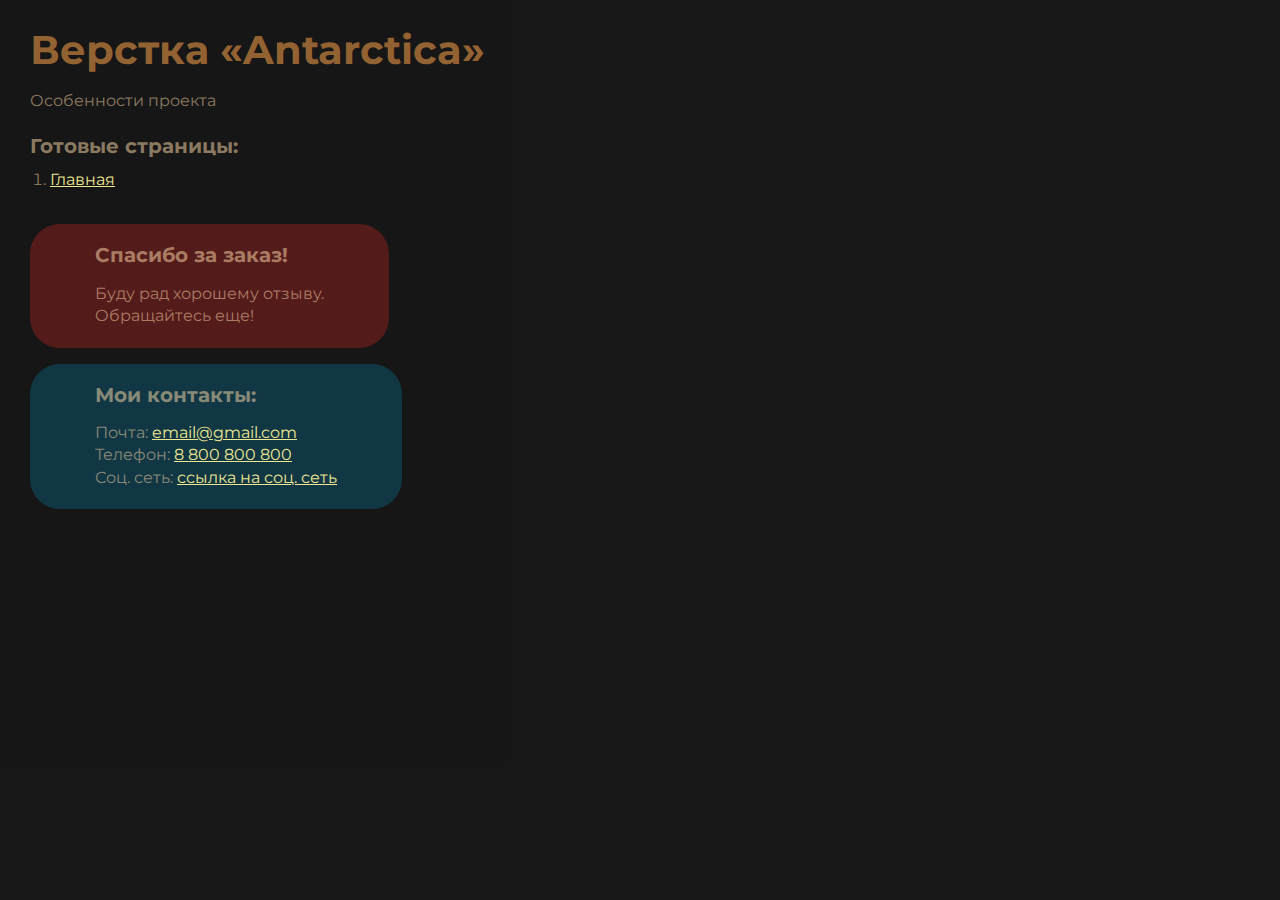
<file: index.html>
<!DOCTYPE html>
<html>

<head>
	<meta charset="UTF-8">
	<meta name="viewport" content="width=device-width, initial-scale=1.0">
	<title>Верстка «Antarctica»</title>
</head>

<body>
	<div class="rootpage">
		<h1>Верстка «Antarctica»</h1>
		<div class="rootpage__info">
			Особенности проекта
		</div>
		<h2>Готовые страницы:</h2>
		<ol class="rootpage__list">
			<li><a target="_blank" href="home.html">Главная</a></li>
		</ol>
		<div class="rootpage__tnx">
			<h2>Спасибо за заказ!</h2>
			<p>Буду рад хорошему отзыву.</p>
			<p>Обращайтесь еще!</p>
		</div>
		<div class="rootpage__contacts">
			<h2>Мои контакты:</h2>
			<p>Почта: <a href="mailto:email@gmail.com">email@gmail.com</a></p>
			<p>Телефон: <a href="tel:8800800800">8 800 800 800</a></p>
			<p>Соц. сеть: <a href="">ссылка на соц. сеть</a></p>
		</div>
	</div>
</body>
<style>
	@charset "UTF-8";
	@import url("https://fonts.googleapis.com/css?family=Montserrat:regular,700&display=swap");

	*,
	*::before,
	*::after {
		padding: 0px;
		margin: 0px;
		border: 0px;
		box-sizing: border-box;
	}

	html,
	body {
		height: 100%;
		margin: 0;
		padding: 0;
		min-width: 320px;
		width: 100%;
		color: rgba(255, 222, 173, 0.5);
		background-color: rgba(0, 0, 0, 0.7);
	}

	body {
		font-family: Montserrat;
		font-size: 100%;
		line-height: 1;
		font-size: 1rem;
	}

	a {
		text-decoration: underline;
		color: #ebe691
	}

	a:visited {
		text-decoration: underline;
		color: #aaa768;
	}

	a:hover {
		text-decoration: none;
	}

	ul li {
		list-style: none;
	}

	img {
		vertical-align: top;
	}

	.wrapper {
		width: 100%;
		min-height: 100%;
		overflow: hidden;
	}

	.rootpage {
		padding: 30px;
		display: flex;
		flex-direction: column;
		align-items: flex-start;
	}

	@media (max-width: 767px) {
		.rootpage {
			padding: 30px 15px;
		}
	}

	h1 {
		color: rgba(205, 133, 63, 0.7);
		font-size: 2.5rem;
		margin: 0px 0px 1.25rem 0px;
	}

	@media (max-width: 767px) {
		h1 {
			font-size: 1.85rem;
			margin: 0px 0px 1.25rem 0px;
		}
	}

	h2 {
		/* color: #ebe691; */
		font-size: 1.25rem;
		margin: 0px 0px 1rem 0px;
	}

	@media (max-width: 767px) {
		h2 {
			font-size: 1.125rem;
			margin: 0px 0px 1rem 0px;
		}
	}

	.rootpage__info {
		line-height: 140%;
		margin: 0px 0px 1.5rem 0px;
	}

	.rootpage__list {
		margin: 0px 0px 2.25rem 1.25rem;
	}

	.rootpage__list li:not(:last-child) {
		margin: 0px 0px 15px 0px;
	}

	.rootpage__contacts,
	.rootpage__tnx {
		border-radius: 30px;
		padding: 20px 65px;
		line-height: 140%;
	}

	@media (max-width: 767px) {

		.rootpage__contacts,
		.rootpage__tnx {
			border-radius: 40px;
			padding: 20px;
		}
	}

	.rootpage__contacts {
		background: rgba(0, 191, 255, 0.2);

	}

	.rootpage__contacts a {
		color: #ebe691;
	}

	.rootpage__tnx {
		background: rgba(178, 34, 34, 0.4);

		/* background: #c22d63; */
		margin: 0px 0px 1rem 0px;
	}
</style>

</html>
</file>
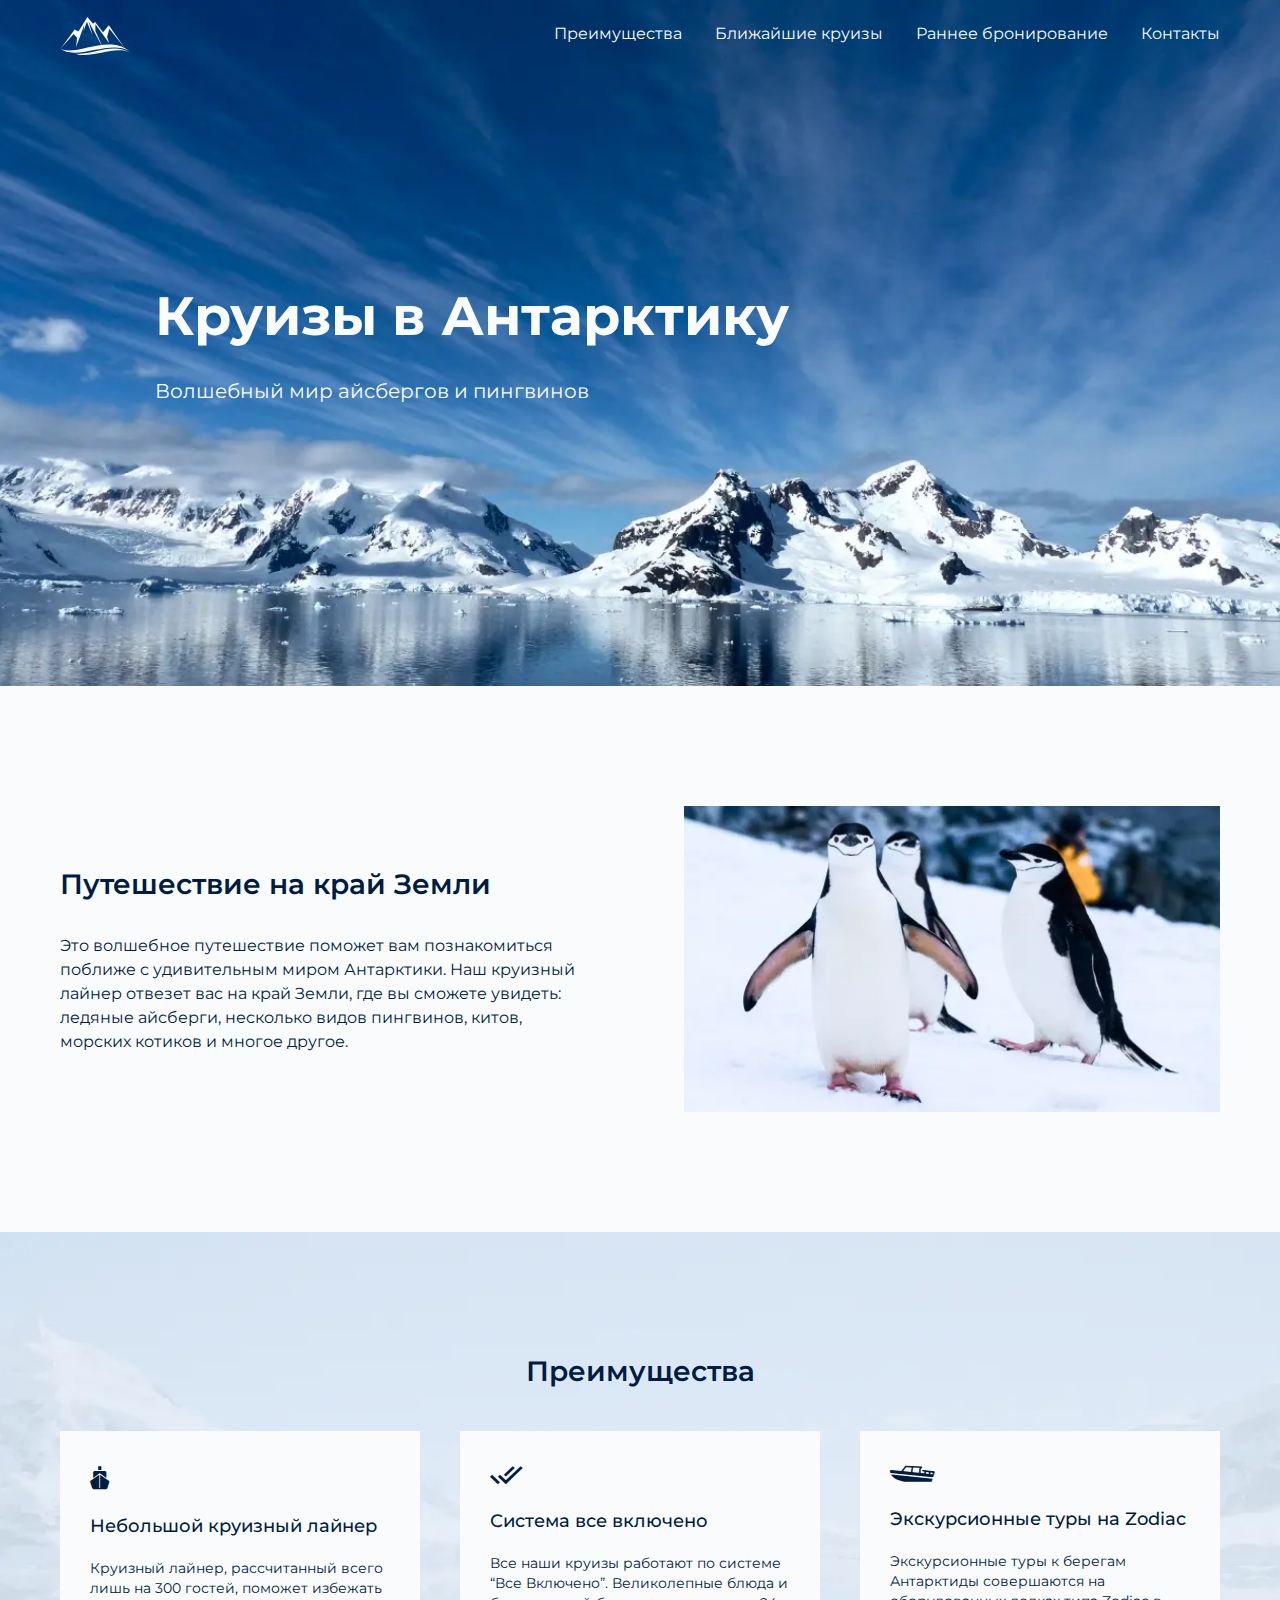
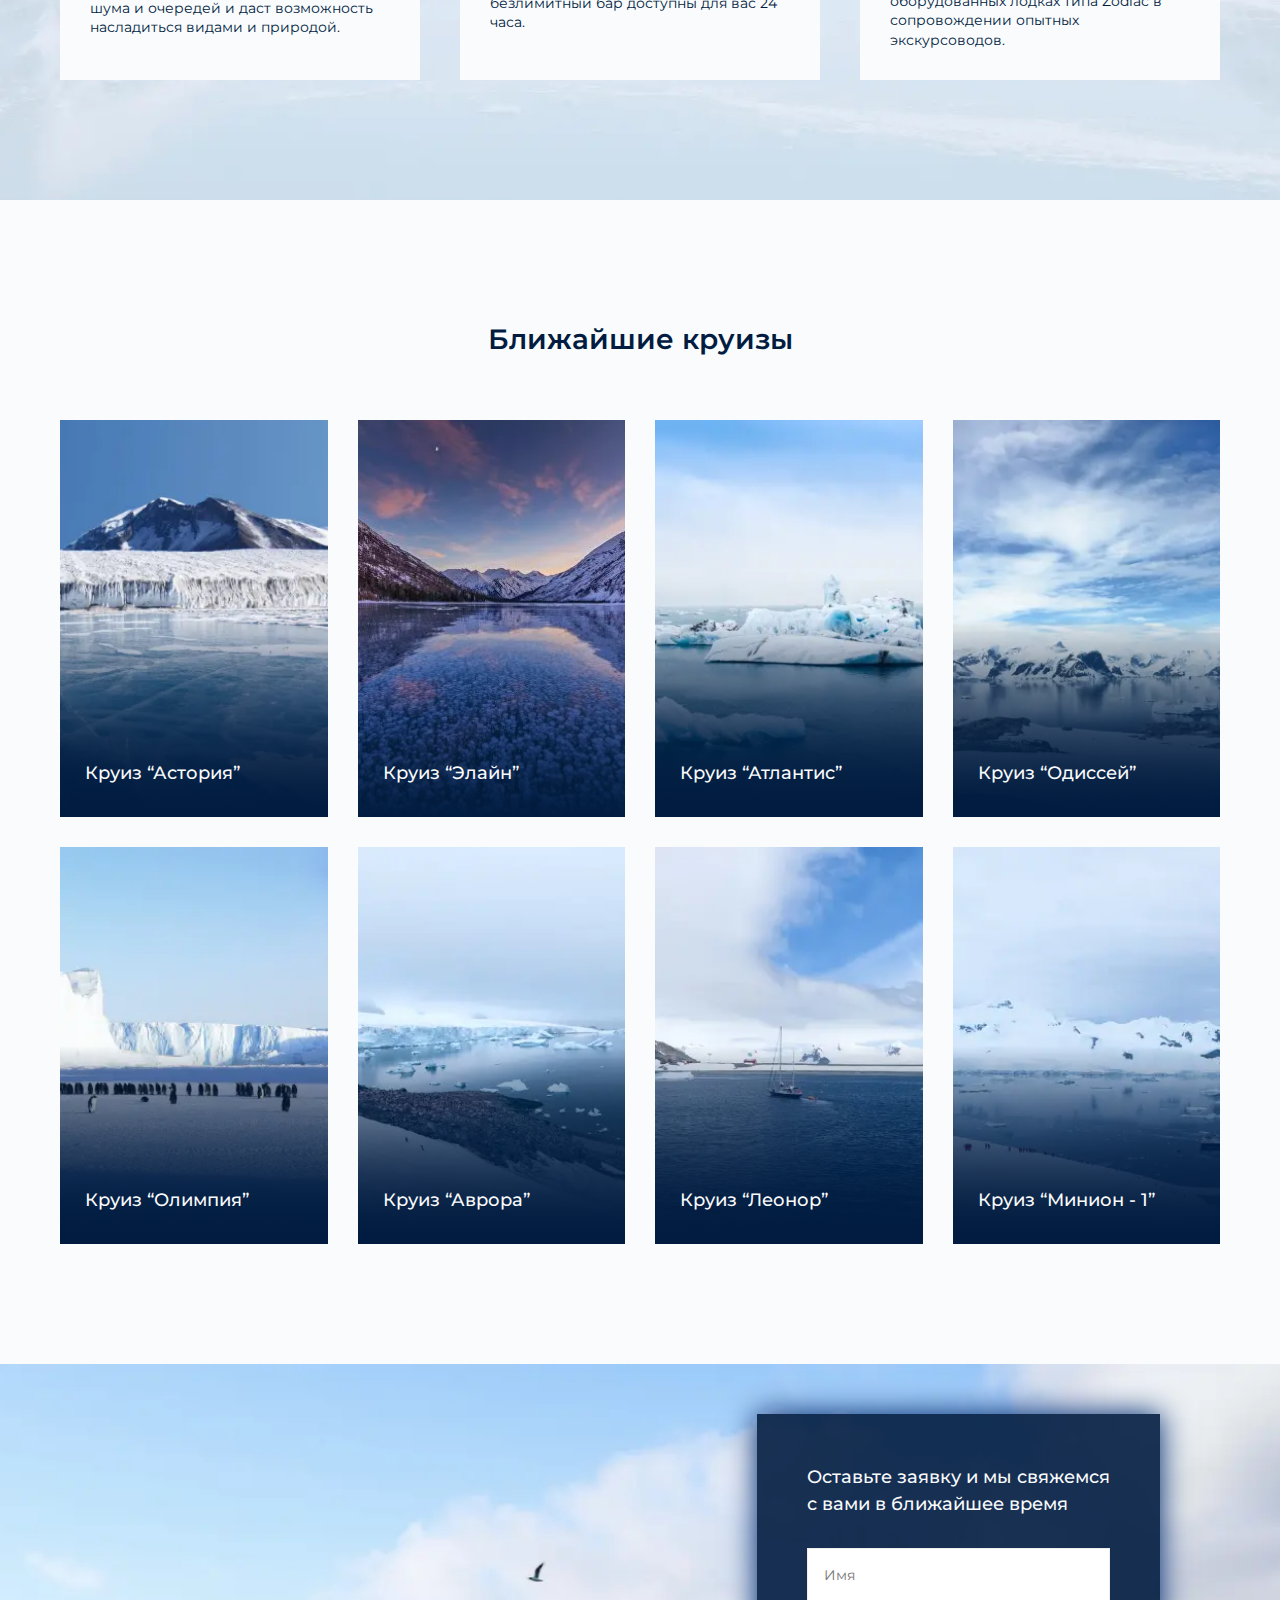
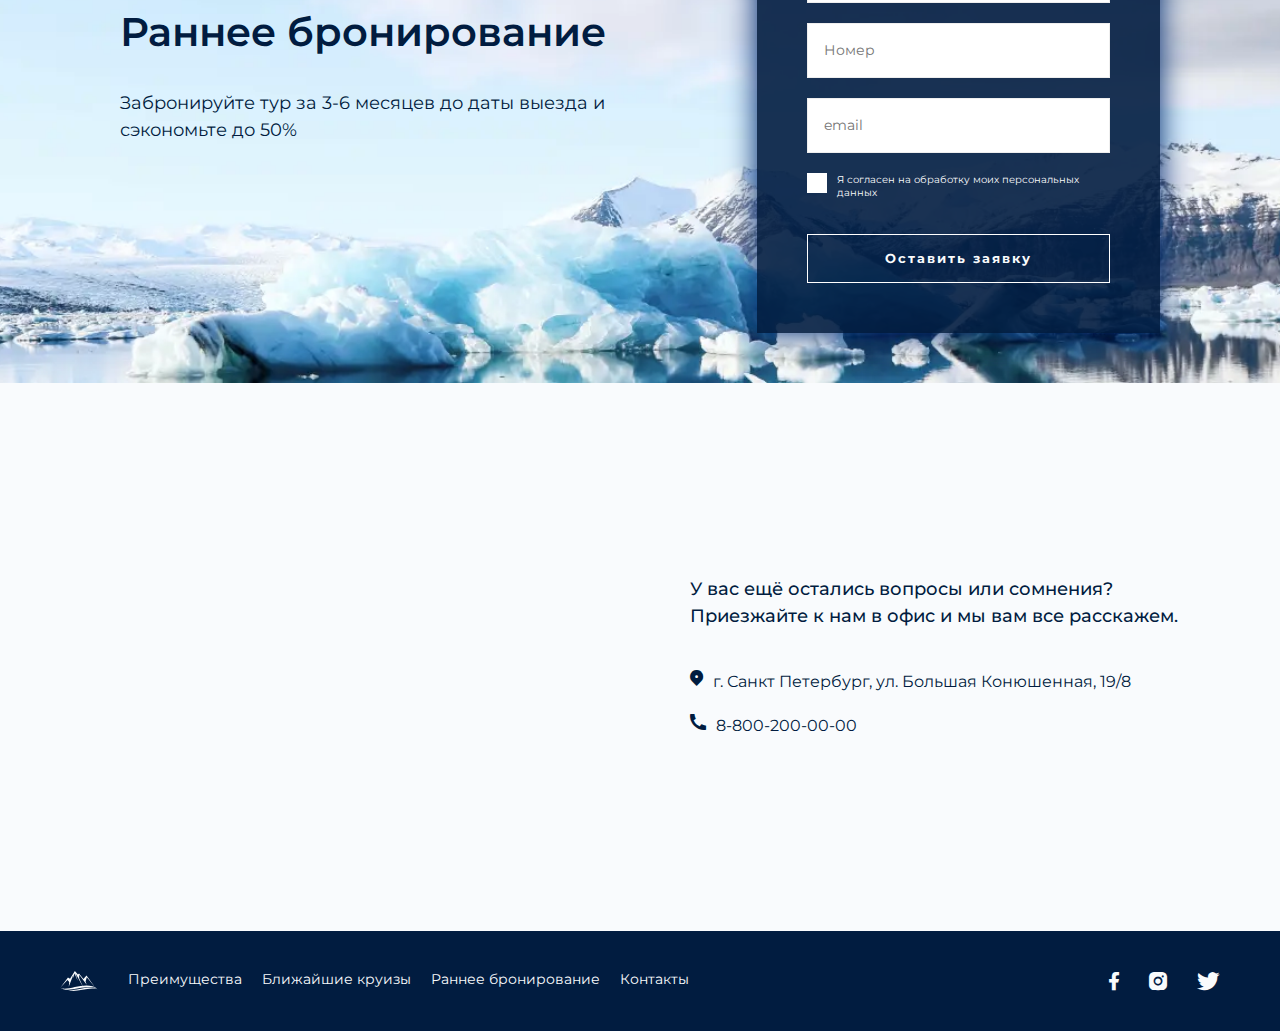
<file: home.html>
<!DOCTYPE html>
<html lang="ru">

<head>
	<title>Главная</title>
	<meta charset="UTF-8">
	<meta name="format-detection" content="telephone=no">
	<!-- <style>body{opacity: 0;}</style> -->
	<link rel="preconnect" href="https://fonts.googleapis.com">
	<link rel="preconnect" href="https://fonts.gstatic.com" crossorigin>
	<link href="https://fonts.googleapis.com/css2?family=Montserrat:wght@400;500;600;700&display=swap&_v=20220111202757" rel="stylesheet">
	<link rel="stylesheet" href="css/style.min.css?_v=20220111202757">
	<link rel="shortcut icon" href="favicon.ico">
	<!-- <meta name="robots" content="noindex, nofollow"> -->
	<meta name="viewport" content="width=device-width, initial-scale=1.0">
</head>

<body>
	<div class="wrapper">
		<header data-scroll='300' data-scroll-show class="header">
			<div class="header__container">
				<a href="#" class="header__logo"><img src="img/icons/logo.svg" alt="logotip"></a>
				<div class="header__menu menu">
					<button type="button" class="menu__icon icon-menu"><span></span></button>
					<nav class="menu__body">
						<a href="#" class="menu__logo menu__logo_none"><img src="img/icons/logo2.svg" alt=""></a>
						<ul class="menu__list">
							<li class="menu__item"><a href="#" data-goto=".price" class="menu__link">Преимущества </a></li>
							<li class="menu__item"><a href="#" data-goto=".cruise" class="menu__link">Ближайшие
									круизы</a></li>
							<li class="menu__item">
								<a href="#" data-goto=".reservation" class="menu__link">Раннее бронирование</a>
							</li>
							<li class="menu__item"><a href="#" data-goto=".info" class="menu__link">Контакты</a></li>
						</ul>
					</nav>
				</div>
			</div>
		</header>
		<main class="page">
			<section class="antarctica -ibg">
				<picture><source srcset="img/antarctica.webp"type="image/webp"><img src="img/antarctica.jpg" alt="antarctica"></picture>
				<div class="antarctica__container">
					<div class="antarctica__body">
						<h1 class="antarctica__title">Круизы в Антарктику</h1>
						<div class="antarctica__text">Волшебный мир айсбергов и пингвинов</div>
					</div>
				</div>
			</section>
			<section class="travel">
				<div class="travel__container">
					<div class="travel__body">
						<h2 class="travel__title title">Путешествие на край Земли</h2>
						<div class="travel__text text">Это волшебное путешествие поможет вам познакомиться поближе с
							удивительным миром Антарктики. Наш круизный лайнер отвезет вас на край Земли, где вы сможете
							увидеть: ледяные айсберги, несколько видов пингвинов, китов, морских котиков и многое другое.</div>
					</div>
					<div class="travel__picture">
						<div class="travel__img -ibg"><picture><source srcset="img/penguin.webp"type="image/webp"><img src="img/penguin.jpg" alt="penguin"></picture></div>
					</div>
				</div>
			</section>
			<section class="price">
				<div class="price__container">
					<div class="price__items">
						<h2 class="price__title title">Преимущества</h2>
						<div class="price__item">
							<div class="item-price">
								<div class="item-price__icon _icon-ship"></div>
								<div class="item-price__title">Небольшой круизный лайнер</div>
								<div class="item-price__text">Круизный лайнер, рассчитанный всего лишь на 300 гостей, поможет
									избежать шума и очередей и даст возможность насладиться видами и природой.
								</div>
							</div>
							<div class="item-price">
								<div class="item-price__icon _icon-chek"></div>
								<div class="item-price__title">Система все включено</div>
								<div class="item-price__text">Все наши круизы работают
									по системе “Все Включено”. Великолепные блюда и безлимитный бар доступны для вас 24 часа.
								</div>
							</div>
							<div class="item-price">
								<div class="item-price__icon _icon-ship01"></div>
								<div class="item-price__title">Экскурсионные туры на Zodiac</div>
								<div class="item-price__text">Экскурсионные туры к берегам Антарктиды совершаются на
									оборудованных лодках типа Zodiac в сопровождении опытных экскурсоводов.
								</div>
							</div>
						</div>
					</div>
				</div>
			</section>
			<section class="cruise">
				<div class="cruise__container">
					<h2 class="cruise__title title">Ближайшие круизы</h2>
					<div class="cruise__items">
						<div class="items-cruise -ibg ">
							<picture><source srcset="img/cruise/astoria.webp"type="image/webp"><img src="img/cruise/astoria.jpg" alt="astoria"></picture>
							<h3 class="items-cruise__title">Круиз “Астория”</h3>
							<div class="items-cruise__body body-cruise">
								<h4 class="body-cruise__title">
									Круиз “Астория”
								</h4>
								<div class="body-cruise__subtitle">Маршрут</div>
								<div class="body-cruise__text">Аргентина - Фолклендские острова - Антарктида - Чили</div>
								<div class="body-cruise__subtitle">Порт отправления</div>
								<div class="body-cruise__text">Буэнос-Айрес</div>
								<div class="body-cruise__subtitle">Продолжительность</div>
								<div class="body-cruise__text">20 дней</div>
								<div class="body-cruise__subtitle">Цена</div>
								<div class="body-cruise__text">от 14500 $</div>
								<a class="body-cruise__btn" href="#">Забронировать</a>
							</div>
						</div>
						<div class="items-cruise -ibg">
							<picture><source srcset="img/cruise/alaniajpg.webp"type="image/webp"><img src="img/cruise/alaniajpg.jpg" alt="astoria"></picture>
							<h3 class="items-cruise__title">Круиз “Элайн”</h3>
							<div class="items-cruise__body body-cruise">
								<h4 class="body-cruise__title">
									Круиз “Элайн”
								</h4>
								<div class="body-cruise__subtitle">Маршрут</div>
								<div class="body-cruise__text">Аргентина - Фолклендские острова - Антарктида - Чили</div>
								<div class="body-cruise__subtitle">Порт отправления</div>
								<div class="body-cruise__text">Буэнос-Айрес</div>
								<div class="body-cruise__subtitle">Продолжительность</div>
								<div class="body-cruise__text">20 дней</div>
								<div class="body-cruise__subtitle">Цена</div>
								<div class="body-cruise__text">от 14500 $</div>
								<a class="body-cruise__btn" href="#">Забронировать</a>
							</div>
						</div>
						<div class="items-cruise -ibg">
							<picture><source srcset="img/cruise/atlantis.webp"type="image/webp"><img src="img/cruise/atlantis.jpg" alt="astoria"></picture>
							<h3 class="items-cruise__title">Круиз “Атлантис”</h3>
							<div class="items-cruise__body body-cruise">
								<h4 class="body-cruise__title">
									Круиз “Атлантис”
								</h4>
								<div class="body-cruise__subtitle">Маршрут</div>
								<div class="body-cruise__text">Аргентина - Фолклендские острова - Антарктида - Чили</div>
								<div class="body-cruise__subtitle">Порт отправления</div>
								<div class="body-cruise__text">Буэнос-Айрес</div>
								<div class="body-cruise__subtitle">Продолжительность</div>
								<div class="body-cruise__text">20 дней</div>
								<div class="body-cruise__subtitle">Цена</div>
								<div class="body-cruise__text">от 14500 $</div>
								<a class="body-cruise__btn" href="#">Забронировать</a>
							</div>
						</div>
						<div class="items-cruise -ibg">
							<picture><source srcset="img/cruise/odissey.webp"type="image/webp"><img src="img/cruise/odissey.jpg" alt="astoria"></picture>
							<h3 class="items-cruise__title">Круиз “Одиссей”</h3>
							<div class="items-cruise__body body-cruise">
								<h4 class="body-cruise__title">
									Круиз “Одиссей”
								</h4>
								<div class="body-cruise__subtitle">Маршрут</div>
								<div class="body-cruise__text">Аргентина - Фолклендские острова - Антарктида - Чили</div>
								<div class="body-cruise__subtitle">Порт отправления</div>
								<div class="body-cruise__text">Буэнос-Айрес</div>
								<div class="body-cruise__subtitle">Продолжительность</div>
								<div class="body-cruise__text">20 дней</div>
								<div class="body-cruise__subtitle">Цена</div>
								<div class="body-cruise__text">от 14500 $</div>
								<a class="body-cruise__btn" href="#">Забронировать</a>
							</div>
						</div>
						<div class="items-cruise -ibg">
							<picture><source srcset="img/cruise/olimpia.webp"type="image/webp"><img src="img/cruise/olimpia.jpg" alt="astoria"></picture>
							<h3 class="items-cruise__title">Круиз “Олимпия”</h3>
							<div class="items-cruise__body body-cruise">
								<h4 class="body-cruise__title">
									Круиз “Олимпия”
								</h4>
								<div class="body-cruise__subtitle">Маршрут</div>
								<div class="body-cruise__text">Аргентина - Фолклендские острова - Антарктида - Чили</div>
								<div class="body-cruise__subtitle">Порт отправления</div>
								<div class="body-cruise__text">Буэнос-Айрес</div>
								<div class="body-cruise__subtitle">Продолжительность</div>
								<div class="body-cruise__text">20 дней</div>
								<div class="body-cruise__subtitle">Цена</div>
								<div class="body-cruise__text">от 14500 $</div>
								<a class="body-cruise__btn" href="#">Забронировать</a>
							</div>
						</div>
						<div class="items-cruise -ibg">
							<picture><source srcset="img/cruise/avrora.webp"type="image/webp"><img src="img/cruise/avrora.jpg" alt="astoria"></picture>
							<h3 class="items-cruise__title">Круиз “Аврора”</h3>
							<div class="items-cruise__body body-cruise">
								<h4 class="body-cruise__title">
									Круиз “Аврора”
								</h4>
								<div class="body-cruise__subtitle">Маршрут</div>
								<div class="body-cruise__text">Аргентина - Фолклендские острова - Антарктида - Чили</div>
								<div class="body-cruise__subtitle">Порт отправления</div>
								<div class="body-cruise__text">Буэнос-Айрес</div>
								<div class="body-cruise__subtitle">Продолжительность</div>
								<div class="body-cruise__text">20 дней</div>
								<div class="body-cruise__subtitle">Цена</div>
								<div class="body-cruise__text">от 14500 $</div>
								<a class="body-cruise__btn" href="#">Забронировать</a>
							</div>
						</div>
						<div class="items-cruise -ibg">
							<picture><source srcset="img/cruise/leonar.webp"type="image/webp"><img src="img/cruise/leonar.jpg" alt="astoria"></picture>
							<h3 class="items-cruise__title">Круиз “Леонор”</h3>
							<div class="items-cruise__body body-cruise">
								<h4 class="body-cruise__title">
									Круиз “Леонор”
								</h4>
								<div class="body-cruise__subtitle">Маршрут</div>
								<div class="body-cruise__text">Аргентина - Фолклендские острова - Антарктида - Чили</div>
								<div class="body-cruise__subtitle">Порт отправления</div>
								<div class="body-cruise__text">Буэнос-Айрес</div>
								<div class="body-cruise__subtitle">Продолжительность</div>
								<div class="body-cruise__text">20 дней</div>
								<div class="body-cruise__subtitle">Цена</div>
								<div class="body-cruise__text">от 14500 $</div>
								<a class="body-cruise__btn" href="#">Забронировать</a>
							</div>
						</div>
						<div class="items-cruise -ibg">
							<picture><source srcset="img/cruise/minion.webp"type="image/webp"><img src="img/cruise/minion.jpg" alt="astoria"></picture>
							<h3 class="items-cruise__title">Круиз “Минион - 1”</h3>
							<div class="items-cruise__body body-cruise">
								<h4 class="body-cruise__title">
									Круиз “Минион - 1”
								</h4>
								<div class="body-cruise__subtitle">Маршрут</div>
								<div class="body-cruise__text">Аргентина - Фолклендские острова - Антарктида - Чили</div>
								<div class="body-cruise__subtitle">Порт отправления</div>
								<div class="body-cruise__text">Буэнос-Айрес</div>
								<div class="body-cruise__subtitle">Продолжительность</div>
								<div class="body-cruise__text">20 дней</div>
								<div class="body-cruise__subtitle">Цена</div>
								<div class="body-cruise__text">от 14500 $</div>
								<a class="body-cruise__btn" href="#">Забронировать</a>
							</div>
						</div>
					</div>
				</div>
			</section>
			<section class="reservation">
				<div class="reservation__container">
					<div class="reservation__body">
						<h2 class="reservation__title title">Раннее бронирование</h2>
						<div class="reservation__text">Забронируйте тур за 3-6 месяцев
							до даты выезда и сэкономьте до 50%</div>
					</div>
					<div class="reservation__form form-reservation">
						<h3 class="form-reservation__title">Оставьте заявку и мы свяжемся с вами в ближайшее время</h3>
						<form action="#" class="form-reservation__forms form">
							<div class="form-reservation__input">
								<input autocomplete="off" type="text" name="form[]" data-error="Ошибка" placeholder="Имя" class="input">
							</div>
							<div class="form-reservation__input">
								<input autocomplete="off" type="text" name="form[]" data-error="Ошибка" placeholder="Номер" class="input">
							</div>
							<div class="form-reservation__input">
								<input autocomplete="off" type="text" name="form[]" data-error="Ошибка" placeholder="email" class="input">
							</div>
							<div class="checkbox">
								<input id="c_1" data-error="Ошибка" class="checkbox__input" type="checkbox" value="1" name="form[]">
								<label for="c_1" class="checkbox__label"><span class="checkbox__text">Я согласен на обработку
										моих персональных данных</span></label>
							</div>
							<button type="submit" class=" form-reservation__button button">Оставить заявку</button>
						</form>
					</div>
				</div>
			</section>
			<section class="info">
				<div class="info__container">
					<div class="info__map"><iframe class="map" src="https://www.google.com/maps/embed?pb=!1m18!1m12!1m3!1d1998.6037872586858!2d30.32085335146284!3d59.93871648178724!2m3!1f0!2f0!3f0!3m2!1i1024!2i768!4f13.1!3m3!1m2!1s0x4696310fca145cc1%3A0x42b32648d8238007!2z0JHQvtC70YzRiNCw0Y8g0JrQvtC90Y7RiNC10L3QvdCw0Y8g0YPQuy4sIDE5LzgsINCh0LDQvdC60YIt0J_QtdGC0LXRgNCx0YPRgNCzLCAxOTExODY!5e0!3m2!1sru!2sru!4v1641734040583!5m2!1sru!2sru" style="border:0;" allowfullscreen="" loading="lazy"></iframe></div>
					<div class="info__body">
						<div class="info__text">У вас ещё остались вопросы или сомнения?
							Приезжайте к нам в офис и мы вам все расскажем.</div>
						<a href="#" class="info__city _icon-map">г. Санкт Петербург, ул. Большая Конюшенная, 19/8</a>
						<a href="tel:8-800-200-00-00" class="info__tel _icon-tel">8-800-200-00-00</a>
					</div>
				</div>
			</section>
		</main>
		<footer class="footer">
			<div class="footer__container">
				<div class="footer__body">
					<a href="#" class="footer__logo"><img src="img/footer-logo.svg" alt="footer-logo"></a>
					<ul class="footer__menu">
						<li class="footer__list">
							<a href="" data-goto=".price" class="footer__link">Преимущества </a>
						</li>
						<li class="footer__list">
							<a href="#" data-goto=".cruise" class="footer__link">Ближайшие
								круизы</a>
						</li>
						<li class="footer__list">
							<a href="#" data-goto=".reservation" class="footer__link">Раннее бронирование</a>
						</li>
						<li class="footer__list">
							<a href="" data-goto=".info" class="footer__link">Контакты</a>
						</li>
					</ul>
				</div>
				<div class="footer__icons">
					<a href="" class="footer__icon _icon-facebook"></a>
					<a href="" class="footer__icon _icon-inst"></a>
					<a href="" class="footer__icon _icon-twitter"></a>
				</div>
			</div>
		</footer>
	</div>
	<!-- 
<div id="popup" aria-hidden="true" class="popup">
	<div class="popup__wrapper">
		<div class="popup__content">
			<button data-close type="button" class="popup__close">Закрыть</button>
			<div class="popup__text">
			</div>
		</div>
	</div>
</div>
 -->

	<script src="js/app.min.js?_v=20220111202757"></script>
</body>

</html>
</file>
<file: css/style.min.css>
@charset "UTF-8";@font-face{font-family:icons;font-display:swap;src:url(../fonts/icons.woff2) format("woff2"),url(../fonts/icons.woff) format("woff");font-weight:400;font-style:normal}[class*=_icon-]:before{font-family:icons;font-style:normal;font-weight:400;font-variant:normal;text-transform:none;line-height:1;-webkit-font-smoothing:antialiased;-moz-osx-font-smoothing:grayscale}[class*=_icon-]:before{display:block}._icon-chek:before{content:"\e900";font-size:1.125rem}._icon-facebook:before{content:"\e901";color:#f9fbfd}._icon-inst:before{content:"\e902";color:#f9fbfd}._icon-map:before{content:"\e903"}._icon-ship:before{content:"\e904";font-size:1.4375rem}._icon-ship01:before{font-size:1rem;content:"\e905"}._icon-tel:before{content:"\e906"}._icon-twitter:before{content:"\e907";color:#f9fbfd}*{padding:0;margin:0;border:0}*,:after,:before{-webkit-box-sizing:border-box;box-sizing:border-box}body,html{height:100%;min-width:320px}body{color:#011c40;line-height:1;font-family:Montserrat;font-size:.875rem;-ms-text-size-adjust:100%;-moz-text-size-adjust:100%;-webkit-text-size-adjust:100%;-webkit-font-smoothing:antialiased;-moz-osx-font-smoothing:grayscale}button,input,textarea{font-family:Montserrat;font-size:inherit}button{cursor:pointer;color:inherit;background-color:inherit}a{color:inherit}a:link,a:visited{text-decoration:none}a:hover{text-decoration:none}ul li{list-style:none}img{vertical-align:top}h1,h2,h3,h4,h5,h6{font-weight:inherit;font-size:inherit}body{background-color:#f9fbfd}.wrapper{min-height:100%;display:-webkit-box;display:-ms-flexbox;display:flex;-webkit-box-orient:vertical;-webkit-box-direction:normal;-ms-flex-direction:column;flex-direction:column;overflow:hidden}.wrapper>main{-webkit-box-flex:1;-ms-flex:1 1 auto;flex:1 1 auto}.wrapper>*{min-width:0}[class*=__container]{max-width:72.5rem;-webkit-box-sizing:content-box;box-sizing:content-box;margin:0 auto;padding:0 .9375rem}.button{-webkit-transition:all .4s ease 0s;-o-transition:all .4s ease 0s;transition:all .4s ease 0s;display:-webkit-inline-box;display:-ms-inline-flexbox;display:inline-flex;padding:0 0;border:1px solid #fff;padding:14px;text-align:center;font-weight:700;font-size:13px;letter-spacing:2px;line-height:150%;-webkit-box-align:center;-ms-flex-align:center;align-items:center;-webkit-box-pack:center;-ms-flex-pack:center;justify-content:center}.button:hover{background:#f9fbfd;color:#011c40}.button._fw{width:100%}input[type=email],input[type=tel],input[type=text],textarea{-webkit-appearance:none;-moz-appearance:none;appearance:none}.input{outline:0;border-radius:0!important;width:100%;display:block;padding:16px;font-size:14px;line-height:150%;border:1px solid #eee}textarea.input{resize:none;padding:0 0}.checkbox{position:relative}.checkbox:not(:last-child){margin-bottom:.3125em}.checkbox__input{position:absolute;width:0;height:0;opacity:0}.checkbox__input:checked+.checkbox__label::after{-webkit-transform:scale(1);-ms-transform:scale(1);transform:scale(1)}.checkbox__label{cursor:pointer;display:-webkit-inline-box;display:-ms-inline-flexbox;display:inline-flex;-webkit-box-align:center;-ms-flex-align:center;align-items:center;position:relative;gap:10px}.checkbox__label::after{content:"";background:url(../img/icons/cheked.svg) no-repeat;position:absolute;width:100%;height:100%;-webkit-transform:scale(0);-ms-transform:scale(0);transform:scale(0);top:6px;left:4px;-webkit-transition:all .3s ease 0s;-o-transition:all .3s ease 0s;transition:all .3s ease 0s}.checkbox__label:before{content:"";-ms-flex-item-align:start;align-self:flex-start;-webkit-box-flex:0;-ms-flex:0 0 20px;flex:0 0 20px;background:#fff;width:20px;height:20px}[class*=-ibg]{position:relative}[class*=-ibg] img{position:absolute;width:100%;height:100%;top:0;left:0;-o-object-fit:cover;object-fit:cover}[class*=-ibg_contain] img{-o-object-fit:contain;object-fit:contain}.title{line-height:140%;color:#011c40;font-weight:600}.text{color:#011c40;line-height:150%;font-size:1rem}.header{width:100%;position:absolute;top:0;left:0;color:#f9fbfd;z-index:50}.header._header-scroll{position:fixed;background-color:rgba(1,28,64,.9);top:-200%}.header._header-show{-webkit-transition:top .3s ease 0s;-o-transition:top .3s ease 0s;transition:top .3s ease 0s;top:0}.header__container{display:-webkit-box;display:-ms-flexbox;display:flex;-webkit-box-align:center;-ms-flex-align:center;align-items:center;-webkit-box-pack:justify;-ms-flex-pack:justify;justify-content:space-between;padding-top:10px;padding-bottom:10px;gap:20px}.header__logo{-webkit-transition:all .3s ease 0s;-o-transition:all .3s ease 0s;transition:all .3s ease 0s}.header__logo:hover{-webkit-transform:scale(1.08);-ms-transform:scale(1.08);transform:scale(1.08)}.menu__logo{-webkit-transform:scale(1.7);-ms-transform:scale(1.7);transform:scale(1.7);position:absolute;top:30px;left:35px}.menu__logo_none{display:none}.menu__list{display:-webkit-box;display:-ms-flexbox;display:flex;-ms-flex-wrap:wrap;flex-wrap:wrap;row-gap:10px;-webkit-box-align:center;-ms-flex-align:center;align-items:center}.menu__link::after{-webkit-transition:all .3s ease 0s;-o-transition:all .3s ease 0s;transition:all .3s ease 0s;content:"";display:block;height:1.5px;width:100%;background-color:#f9fbfd;margin-top:2px;-webkit-transform:scale(0);-ms-transform:scale(0);transform:scale(0)}.icon-menu{display:none}.footer{color:#f9fbfd;background:#011c40}.footer__container{padding-top:40px;padding-bottom:40px;display:-webkit-box;display:-ms-flexbox;display:flex;-webkit-box-pack:justify;-ms-flex-pack:justify;justify-content:space-between;gap:30px}.footer__body{display:-webkit-box;display:-ms-flexbox;display:flex;gap:30px;-webkit-box-align:center;-ms-flex-align:center;align-items:center}.footer__logo{-webkit-transition:all .3s ease 0s;-o-transition:all .3s ease 0s;transition:all .3s ease 0s}.footer__logo:hover{-webkit-transform:scale(1.1);-ms-transform:scale(1.1);transform:scale(1.1)}.footer__menu{display:-webkit-box;display:-ms-flexbox;display:flex;-webkit-column-gap:20px;-moz-column-gap:20px;column-gap:20px;-ms-flex-wrap:wrap;flex-wrap:wrap;row-gap:10px}.footer__link::after{-webkit-transition:all .3s ease 0s;-o-transition:all .3s ease 0s;transition:all .3s ease 0s;content:"";display:block;height:1.5px;width:100%;background-color:#f9fbfd;margin-top:2px;-webkit-transform:scale(0);-ms-transform:scale(0);transform:scale(0)}.footer__icons{display:-webkit-box;display:-ms-flexbox;display:flex;-webkit-column-gap:30px;-moz-column-gap:30px;column-gap:30px;line-height:1.3;-webkit-box-align:center;-ms-flex-align:center;align-items:center}.footer__icon{font-size:1.125rem;-webkit-transition:all .3s ease 0s;-o-transition:all .3s ease 0s;transition:all .3s ease 0s}.footer__icon:hover{-webkit-transform:scale(1.095);-ms-transform:scale(1.095);transform:scale(1.095)}.antarctica{color:#f9fbfd}.antarctica__container{position:relative;z-index:10}.antarctica__body{display:-ms-grid;display:grid;gap:30px}.antarctica__title{line-height:1.22222;font-weight:700}.antarctica__text{line-height:1.22222}.travel__container{display:-webkit-box;display:-ms-flexbox;display:flex;-webkit-box-pack:justify;-ms-flex-pack:justify;justify-content:space-between;-webkit-box-align:center;-ms-flex-align:center;align-items:center;row-gap:30px}.travel__body{display:-webkit-box;display:-ms-flexbox;display:flex;-webkit-box-orient:vertical;-webkit-box-direction:normal;-ms-flex-direction:column;flex-direction:column;-webkit-box-pack:center;-ms-flex-pack:center;justify-content:center;-webkit-box-flex:1;-ms-flex:1 1 50%;flex:1 1 50%}.travel__title:not(:last-child){margin-bottom:30px}.travel__picture{-webkit-box-flex:1;-ms-flex:1 1 50%;flex:1 1 50%}.travel__img{padding:0 0 57% 0;overflow:hidden}.travel__img img{-webkit-transition:all 1s ease 0s;-o-transition:all 1s ease 0s;transition:all 1s ease 0s}.no-webp .price{background:url(../img/price.jpg) center/cover no-repeat}.price__title{text-align:center}.price__item{display:-webkit-box;display:-ms-flexbox;display:flex;-webkit-box-pack:justify;-ms-flex-pack:justify;justify-content:space-between;gap:40px;-ms-flex-wrap:wrap;flex-wrap:wrap}._open-price.item-price{color:#f9fbfd;background-color:#011c40;-webkit-box-shadow:0 0 7px 2px rgba(6,95,163,.56);box-shadow:0 0 7px 2px rgba(6,95,163,.56)}.item-price{-webkit-transition:all .3s ease 0s;-o-transition:all .3s ease 0s;transition:all .3s ease 0s;-webkit-box-flex:1;-ms-flex:1 1 300px;flex:1 1 300px;background-color:#f9fbfd;padding:35px 30px 30px 30px}.item-price__icon:not(:last-child){margin-bottom:25px}.item-price__title{font-weight:500;font-size:18px;line-height:140%}.item-price__title:not(:last-child){margin-bottom:20px}.item-price__text{font-weight:400;font-size:14px;line-height:140%}.cruise{color:#f9fbfd}.cruise__title{text-align:center}.cruise__items{display:-ms-grid;display:grid;gap:30px;-ms-grid-columns:(1fr)[4];grid-template-columns:repeat(4,1fr)}._open-cruise .body-cruise{-webkit-transition:all .5s ease 0s;-o-transition:all .5s ease 0s;transition:all .5s ease 0s;left:0}._open-cruise .items-cruise{-webkit-box-shadow:0 0 7px 4px rgba(6,95,163,.6);box-shadow:0 0 7px 4px rgba(6,95,163,.6)}.items-cruise{-webkit-transition:all .3s ease-in 0s;-o-transition:all .3s ease-in 0s;transition:all .3s ease-in 0s;position:relative;overflow:hidden}.items-cruise::before{content:"";width:100%;height:100%;position:absolute;background:-webkit-gradient(linear,left top,left bottom,color-stop(50%,rgba(1,28,64,0)),to(#011c40));background:-o-linear-gradient(top,rgba(1,28,64,0) 50%,#011c40 100%);background:linear-gradient(180deg,rgba(1,28,64,0) 50%,#011c40 100%);z-index:1}.items-cruise__title{font-weight:500;font-size:18px;line-height:150%;position:absolute;bottom:30px;left:25px;z-index:1}.body-cruise{display:-webkit-box;display:-ms-flexbox;display:flex;-webkit-box-orient:vertical;-webkit-box-direction:normal;-ms-flex-direction:column;flex-direction:column;-webkit-transition:all .6s ease-in 0s;-o-transition:all .6s ease-in 0s;transition:all .6s ease-in 0s;position:relative;width:100%;height:100%;top:0;left:-120%;background-color:#011c40;padding:25px 25px 25px;z-index:2}.body-cruise__title{font-weight:500;font-size:18px;line-height:150%}.body-cruise__title:not(:last-child){margin-bottom:15px}.body-cruise__subtitle{font-weight:500;font-size:14px;line-height:140%}.body-cruise__subtitle:not(:last-child){margin-bottom:5px}.body-cruise__text{color:#d8d8d9;font-weight:400;font-size:14px;line-height:140%;-webkit-box-flex:1;-ms-flex:1 1 auto;flex:1 1 auto}.body-cruise__text:not(:last-child){margin-bottom:13px}.body-cruise__btn{margin-top:10px;font-weight:600;font-size:14px;line-height:150%;color:#f9fbfd;background-color:#011c40;padding:12px 46px;display:-webkit-inline-box;display:-ms-inline-flexbox;display:inline-flex;-webkit-transition:all .35s ease 0s;-o-transition:all .35s ease 0s;transition:all .35s ease 0s;border:1px solid #fff;-webkit-box-align:center;-ms-flex-align:center;align-items:center;-webkit-box-pack:center;-ms-flex-pack:center;justify-content:center}.body-cruise__btn:hover{background-color:#f9fbfd;color:#011c40;-webkit-box-shadow:0 0 5em .5em rgba(50,50,150,.5);box-shadow:0 0 5em .5em rgba(50,50,150,.5)}.no-webp .reservation{background:url(../img/rezerv.jpg) center/cover no-repeat}.reservation__container{display:-webkit-box;display:-ms-flexbox;display:flex;-webkit-box-align:center;-ms-flex-align:center;align-items:center;-webkit-column-gap:20px;-moz-column-gap:20px;column-gap:20px;-webkit-box-pack:center;-ms-flex-pack:center;justify-content:center;padding-top:50px;padding-bottom:50px}.reservation__body{max-width:493px}.reservation__title:not(:last-child){margin-bottom:30px}.reservation__text{line-height:150%;color:#011c40}.reservation__form{background-color:#011c40;background-color:rgba(1,28,64,.9);-webkit-box-shadow:0 0 28px 1px #022c72;box-shadow:0 0 28px 1px #022c72;max-width:403px;padding:50px}.form-reservation{color:#f9fbfd}.form-reservation__title{font-weight:500;font-size:18px;line-height:150%}.form-reservation__title:not(:last-child){margin-bottom:30px}.form-reservation__button{margin-top:10px}.form{display:-webkit-box;display:-ms-flexbox;display:flex;-webkit-box-orient:vertical;-webkit-box-direction:normal;-ms-flex-direction:column;flex-direction:column;gap:20px}.checkbox__text{font-weight:400;font-size:10px;line-height:130%}.info{color:#011c40}.info__container{display:-ms-grid;display:grid;-webkit-box-align:center;-ms-flex-align:center;align-items:center;-webkit-box-pack:justify;-ms-flex-pack:justify;justify-content:space-between;-ms-grid-columns:(1fr)[2];grid-template-columns:repeat(2,1fr)}.info__map{width:100%}.info__body{display:-webkit-box;display:-ms-flexbox;display:flex;-webkit-box-orient:vertical;-webkit-box-direction:normal;-ms-flex-direction:column;flex-direction:column;max-width:500px}.info__text{font-weight:500;font-size:18px;line-height:150%}.info__text:not(:last-child){margin-bottom:40px}.info__city{display:-webkit-box;display:-ms-flexbox;display:flex;gap:10px;font-size:16px;line-height:150%}.info__city:not(:last-child){margin-bottom:20px}.info__tel{display:-webkit-box;display:-ms-flexbox;display:flex;gap:10px;font-size:16px;line-height:150%}.map{width:100%;min-height:306px}@media (min-width:72.5em){.title{font-size:1.75rem}.header__container{min-height:3.1875rem}.menu__link{font-size:1rem}.footer__icons{font-size:1rem}.antarctica{padding-top:17.6875rem}.antarctica{padding-bottom:17.6875rem}.antarctica__body{padding-left:5.9375rem}.antarctica__title{font-size:3.375rem}.antarctica__text{font-size:1.25rem}.travel:not(:last-child){margin-bottom:7.5rem}.travel{margin-top:7.5rem}.travel__container{-webkit-column-gap:5.5rem;-moz-column-gap:5.5rem;column-gap:5.5rem}.price:not(:last-child){margin-bottom:7.5rem}.price{padding-top:7.5rem}.price{padding-bottom:7.5rem}.price__item{gap:2.5rem}.cruise{margin-bottom:7.5rem}.reservation{margin-bottom:7.5rem}.reservation__container{-webkit-column-gap:9rem;-moz-column-gap:9rem;column-gap:9rem}.info__container{-webkit-column-gap:6.25rem;-moz-column-gap:6.25rem;column-gap:6.25rem}}@media (min-width:74.375em){.menu__list{-webkit-column-gap:2.0625rem;-moz-column-gap:2.0625rem;column-gap:2.0625rem}.price__title:not(:last-child){margin-bottom:2.5rem}.reservation__title{font-size:2.5rem}.reservation__text{font-size:1.125rem}.info{margin-bottom:7.5rem}}@media (min-width:50em){.cruise__title:not(:last-child){margin-bottom:3.75rem}}@media (max-width:49em){.reservation__container{-ms-flex-wrap:wrap;flex-wrap:wrap;row-gap:60px}.reservation__body{text-align:center}.reservation__form{max-width:500px}}@media (max-width:20em){.title{font-size:1.5rem}.header__container{min-height:3.5625rem}.menu__list{-webkit-column-gap:1.4375rem;-moz-column-gap:1.4375rem;column-gap:1.4375rem}.antarctica{padding-top:11.25rem}.antarctica{padding-bottom:11.25rem}.antarctica__title{font-size:2rem}.antarctica__text{font-size:1rem}.travel:not(:last-child){margin-bottom:3.75rem}.travel{margin-top:3.75rem}.price:not(:last-child){margin-bottom:3.75rem}.price{padding-top:3.75rem}.price{padding-bottom:3.75rem}.price__title:not(:last-child){margin-bottom:1.25rem}.price__item{gap:1.875rem}.cruise{margin-bottom:3.75rem}.cruise__title:not(:last-child){margin-bottom:1.25rem}.reservation{margin-bottom:3.75rem}.reservation__title{font-size:1.5rem}.reservation__text{font-size:1rem}.info{margin-bottom:4.0625rem}}@media (max-width:67.125em){.cruise__items{-ms-grid-columns:(1fr)[3];grid-template-columns:repeat(3,1fr)}}@media (max-width:62.375em){.footer__icons{font-size:.75rem}}@media (max-width:61.99875em){.antarctica__body{padding-left:0}.travel__container{-webkit-column-gap:1.875rem;-moz-column-gap:1.875rem;column-gap:1.875rem}.reservation__container{-webkit-column-gap:1.25rem;-moz-column-gap:1.25rem;column-gap:1.25rem}.reservation__title:not(:last-child){margin-bottom:25px}.info__container{-webkit-column-gap:1.875rem;-moz-column-gap:1.875rem;column-gap:1.875rem}}@media (max-width:61.99875em) and (max-width:20em){.reservation__container{padding-top:3.75rem}.reservation__container{padding-bottom:3.75rem}}@media (max-width:53.0625em){.travel__container{-ms-flex-wrap:wrap;flex-wrap:wrap}}@media (max-width:52.875em){.cruise__items{-ms-grid-columns:(1fr)[2];grid-template-columns:repeat(2,1fr)}}@media (max-width:47.99875em){.lock body{overflow:hidden;-ms-touch-action:none;touch-action:none}.menu__logo_none{display:-webkit-inline-box;display:-ms-inline-flexbox;display:inline-flex}.menu__body{padding:100px 15px 65px 15px;position:fixed;overflow:auto;height:120%;width:100%;top:0;left:-100%;-webkit-transition:left .3s ease 0s;-o-transition:left .3s ease 0s;transition:left .3s ease 0s;background-color:#f9fbfd;text-align:left}.menu-open .menu__body{left:0}.menu__list{display:-webkit-box;display:-ms-flexbox;display:flex;-webkit-box-orient:vertical;-webkit-box-direction:normal;-ms-flex-direction:column;flex-direction:column;-webkit-box-align:start;-ms-flex-align:start;align-items:start}.menu__link{color:#011c40;font-weight:500;font-size:2.1875rem}.icon-menu{display:block;position:relative;width:30px;height:18px;cursor:pointer;z-index:5}.icon-menu span,.icon-menu::after,.icon-menu::before{content:"";-webkit-transition:all .3s ease 0s;-o-transition:all .3s ease 0s;transition:all .3s ease 0s;left:0;position:absolute;width:100%;height:2px;background-color:#f9fbfd}.menu-open .icon-menu span,.menu-open .icon-menu::after,.menu-open .icon-menu::before{background-color:#011c40}.icon-menu::before{top:0}.icon-menu::after{bottom:0}.icon-menu span{top:calc(50% - 1px)}.menu-open .icon-menu span{-webkit-transform:scale(0);-ms-transform:scale(0);transform:scale(0)}.menu-open .icon-menu::before{-webkit-transform:rotate(-45deg);-ms-transform:rotate(-45deg);transform:rotate(-45deg);top:calc(50% - 1px)}.menu-open .icon-menu::after{-webkit-transform:rotate(45deg);-ms-transform:rotate(45deg);transform:rotate(45deg);bottom:calc(50% - 1px)}.footer__container{display:-webkit-box;display:-ms-flexbox;display:flex;-webkit-box-orient:vertical;-webkit-box-direction:normal;-ms-flex-direction:column;flex-direction:column;row-gap:50px}.footer__body{-webkit-box-orient:vertical;-webkit-box-direction:normal;-ms-flex-direction:column;flex-direction:column;-webkit-box-align:start;-ms-flex-align:start;align-items:start}.footer__menu{-webkit-box-orient:vertical;-webkit-box-direction:normal;-ms-flex-direction:column;flex-direction:column;row-gap:20px;font-size:1.125rem}.footer__link{color:#f9fbfd}.travel__title:not(:last-child){margin-bottom:15px}.reservation__form{padding:40px 30px}}@media (max-width:47.99875em) and (max-width:20em){.menu__list{row-gap:1.875rem}}@media (max-width:34.75em){.info__container{row-gap:40px;display:-webkit-box;display:-ms-flexbox;display:flex;-webkit-box-orient:vertical;-webkit-box-direction:reverse;-ms-flex-direction:column-reverse;flex-direction:column-reverse}}@media (max-width:33.75em){.cruise__items{-ms-grid-columns:(1fr)[1];grid-template-columns:repeat(1,1fr)}}@media (max-width:29.99875em){.input{padding:10px}.menu__link{font-size:1.5625rem}.reservation__container{row-gap:30px}.form-reservation__title{text-align:center}.info__text:not(:last-child){margin-bottom:15px}}@media (min-width:20em) and (max-width:72.5em){.title{font-size:clamp(1.5rem ,1.4047619048rem + .4761904762vw ,1.75rem)}.header__container{min-height:clamp(3.5625rem ,3.7053571429rem + -.7142857143vw ,3.1875rem)}.antarctica{padding-top:clamp(11.25rem ,8.7976190476rem + 12.2619047619vw ,17.6875rem)}.antarctica{padding-bottom:clamp(11.25rem ,8.7976190476rem + 12.2619047619vw ,17.6875rem)}.antarctica__title{font-size:clamp(2rem ,1.4761904762rem + 2.619047619vw ,3.375rem)}.antarctica__text{font-size:clamp(1rem ,.9047619048rem + .4761904762vw ,1.25rem)}.travel:not(:last-child){margin-bottom:clamp(3.75rem ,2.3214285714rem + 7.1428571429vw ,7.5rem)}.travel{margin-top:clamp(3.75rem ,2.3214285714rem + 7.1428571429vw ,7.5rem)}.price:not(:last-child){margin-bottom:clamp(3.75rem ,2.3214285714rem + 7.1428571429vw ,7.5rem)}.price{padding-top:clamp(3.75rem ,2.3214285714rem + 7.1428571429vw ,7.5rem)}.price{padding-bottom:clamp(3.75rem ,2.3214285714rem + 7.1428571429vw ,7.5rem)}.price__item{gap:clamp(1.875rem ,1.6369047619rem + 1.1904761905vw ,2.5rem)}.cruise{margin-bottom:clamp(3.75rem ,2.3214285714rem + 7.1428571429vw ,7.5rem)}.reservation{margin-bottom:clamp(3.75rem ,2.3214285714rem + 7.1428571429vw ,7.5rem)}}@media (max-width:47.99875em) and (min-width:48.06125em){.menu__list{row-gap:3.75rem}}@media (max-width:47.99875em) and (min-width:20em) and (max-width:48.06125em){.menu__list{row-gap:clamp(1.875rem ,.5386375785rem + 6.6818121074vw ,3.75rem)}}@media (min-width:20em) and (max-width:74.375em){.menu__list{-webkit-column-gap:clamp(1.4375rem ,1.2076149425rem + 1.1494252874vw ,2.0625rem);-moz-column-gap:clamp(1.4375rem ,1.2076149425rem + 1.1494252874vw ,2.0625rem);column-gap:clamp(1.4375rem ,1.2076149425rem + 1.1494252874vw ,2.0625rem)}.price__title:not(:last-child){margin-bottom:clamp(1.25rem ,.7902298851rem + 2.2988505747vw ,2.5rem)}.reservation__title{font-size:clamp(1.5rem ,1.132183908rem + 1.8390804598vw ,2.5rem)}.reservation__text{font-size:clamp(1rem ,.9540229885rem + .2298850575vw ,1.125rem)}.info{margin-bottom:clamp(4.0625rem ,2.7981321839rem + 6.3218390805vw ,7.5rem)}}@media (min-width:48.0625em) and (max-width:72.5em){.menu__link{font-size:clamp(.875rem ,.6291560102rem + .5115089514vw ,1rem)}}@media (min-width:62.375em) and (max-width:72.5em){.footer__icons{font-size:clamp(.75rem ,-.7901234568rem + 2.4691358025vw ,1rem)}}@media (min-width:61.99875em) and (max-width:72.5em){.antarctica__body{padding-left:clamp(0 ,-35.0546437924rem + 56.5408879895vw ,5.9375rem)}.travel__container{-webkit-column-gap:clamp(1.875rem ,-19.5267825259rem + 34.5197000357vw ,5.5rem);-moz-column-gap:clamp(1.875rem ,-19.5267825259rem + 34.5197000357vw ,5.5rem);column-gap:clamp(1.875rem ,-19.5267825259rem + 34.5197000357vw ,5.5rem)}.reservation__container{-webkit-column-gap:clamp(1.25rem ,-44.5055350554rem + 73.8007380074vw ,9rem);-moz-column-gap:clamp(1.25rem ,-44.5055350554rem + 73.8007380074vw ,9rem);column-gap:clamp(1.25rem ,-44.5055350554rem + 73.8007380074vw ,9rem)}.info__container{-webkit-column-gap:clamp(1.875rem ,-23.9547375312rem + 41.6617069397vw ,6.25rem);-moz-column-gap:clamp(1.875rem ,-23.9547375312rem + 41.6617069397vw ,6.25rem);column-gap:clamp(1.875rem ,-23.9547375312rem + 41.6617069397vw ,6.25rem)}}@media (min-width:20em) and (max-width:50em){.cruise__title:not(:last-child){margin-bottom:clamp(1.25rem ,-.4166666667rem + 8.3333333333vw ,3.75rem)}}@media (max-width:61.99875em) and (min-width:74.375em){.reservation__container{padding-top:6.25rem}.reservation__container{padding-bottom:6.25rem}}@media (max-width:61.99875em) and (min-width:20em) and (max-width:74.375em){.reservation__container{padding-top:clamp(3.75rem ,2.8304597701rem + 4.5977011494vw ,6.25rem)}.reservation__container{padding-bottom:clamp(3.75rem ,2.8304597701rem + 4.5977011494vw ,6.25rem)}}@media (any-hover:hover){.menu__link:hover:after{-webkit-transform:scale(1);-ms-transform:scale(1);transform:scale(1)}.footer__link:hover:after{-webkit-transform:scale(1);-ms-transform:scale(1);transform:scale(1)}.travel__img img:hover{-webkit-transform:scale(1.05);-ms-transform:scale(1.05);transform:scale(1.05)}.item-price:hover{color:#f9fbfd;background-color:#011c40;-webkit-box-shadow:0 0 7px 2px rgba(6,95,163,.56);box-shadow:0 0 7px 2px rgba(6,95,163,.56)}.items-cruise:hover{-webkit-box-shadow:0 0 7px 4px rgba(6,95,163,.6);box-shadow:0 0 7px 4px rgba(6,95,163,.6)}.items-cruise:hover .body-cruise{-webkit-transition:all .5s ease 0s;-o-transition:all .5s ease 0s;transition:all .5s ease 0s;left:0}.info__city:hover{text-decoration:underline}.info__tel:hover{text-decoration:underline}}.webp .price{background:url(../img/price.webp) center/cover no-repeat}.webp .reservation{background:url(../img/rezerv.webp) center/cover no-repeat}
</file>
